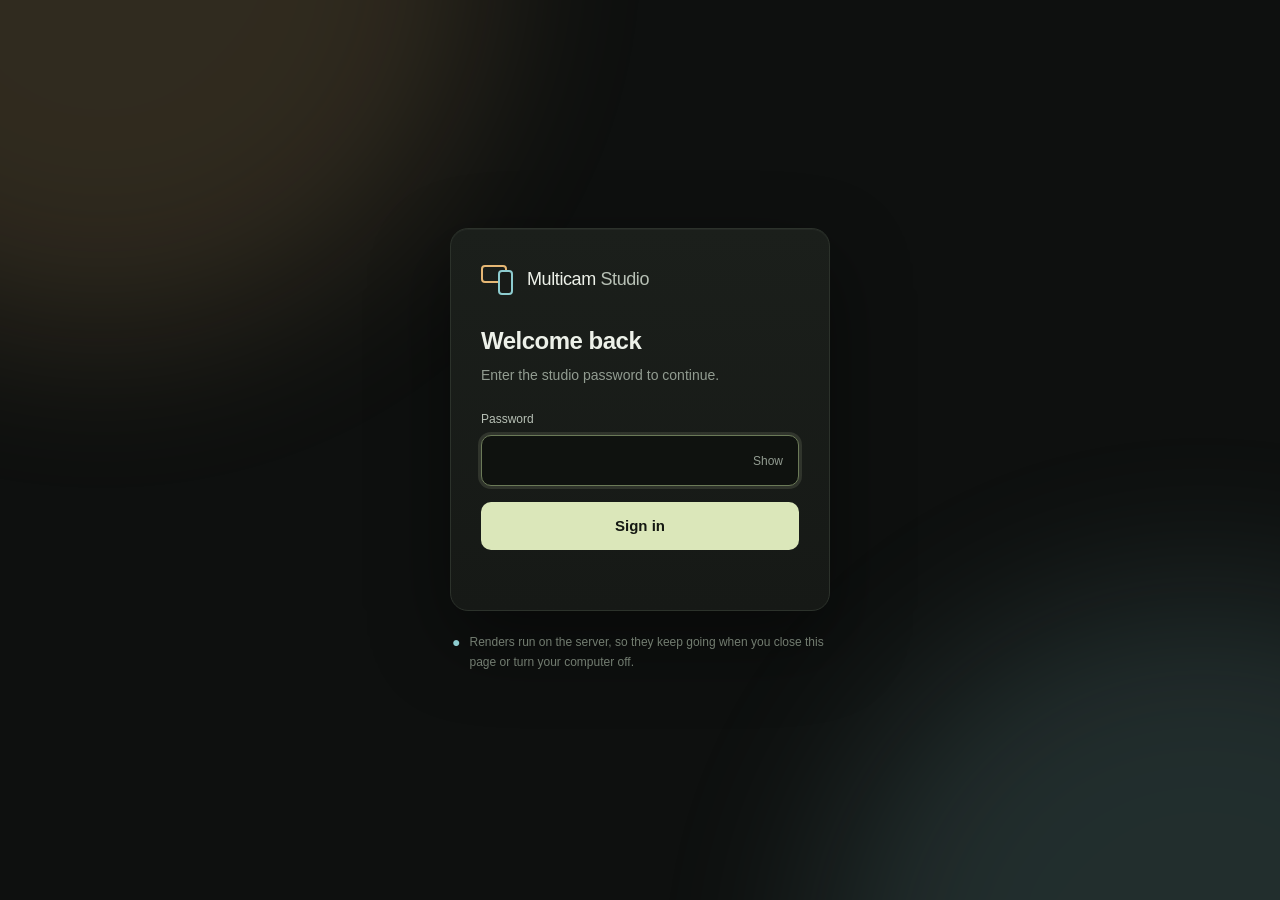
<file: web/login.html>
<!doctype html>
<html lang="en">
<head>
<meta charset="utf-8">
<meta name="viewport" content="width=device-width, initial-scale=1">
<meta name="color-scheme" content="dark">
<title>Sign in · Multicam Studio</title>
<link rel="icon" href="/favicon.svg" type="image/svg+xml">
<style>
  :root{--bg:#0e100f;--panel:#171a17;--border:#2c322b;--text:#edf1e9;--muted:#929c91;--accent:#dbe7ba;--a:#e6b774;--b:#8dcccf;--red:#f0a89c;
    --font:Inter,-apple-system,BlinkMacSystemFont,"Segoe UI",sans-serif}
  *{box-sizing:border-box}
  html,body{height:100%}
  body{margin:0;background:var(--bg);color:var(--text);font:15px/1.5 var(--font);display:grid;place-items:center;padding:24px 16px;overflow:hidden}
  /* Two soft lights in the camera colours, like stage lighting behind the card. */
  body::before,body::after{content:"";position:fixed;width:60vmax;height:60vmax;border-radius:50%;filter:blur(90px);opacity:.16;pointer-events:none;z-index:0}
  body::before{background:var(--a);top:-34vmax;left:-22vmax}
  body::after{background:var(--b);bottom:-36vmax;right:-24vmax}
  main{position:relative;z-index:1;width:100%;max-width:380px}
  .card{background:linear-gradient(180deg,#1b1f1b,#161916);border:1px solid var(--border);border-radius:18px;padding:34px 30px 28px;
    box-shadow:0 30px 80px rgba(0,0,0,.45),inset 0 1px 0 rgba(255,255,255,.04)}
  .brand{display:flex;align-items:center;gap:12px;margin-bottom:28px;font-size:18px;letter-spacing:-.4px}
  .brand strong{font-weight:350;color:#b7c0b5}
  .icon{position:relative;width:34px;height:32px;flex:none}
  .icon i{position:absolute;border:2px solid var(--a);border-radius:4px;width:26px;height:18px;left:0;top:2px}
  .icon i+i{width:15px;height:25px;left:17px;top:7px;border-color:var(--b);background:#181b18}
  h1{margin:0 0 6px;font-size:24px;font-weight:600;letter-spacing:-.5px}
  p.lead{margin:0 0 24px;color:var(--muted);font-size:14px}
  label{display:block;font-size:12px;font-weight:500;color:#b7c0b5;margin-bottom:7px}
  .field{position:relative}
  input{width:100%;font:inherit;color:var(--text);background:#0f120f;border:1px solid var(--border);border-radius:10px;padding:13px 76px 13px 14px;
    transition:border-color .15s,box-shadow .15s}
  input:focus{outline:none;border-color:#6b7a58;box-shadow:0 0 0 3px rgba(219,231,186,.12)}
  input[aria-invalid=true]{border-color:#8a4f45}
  .reveal{position:absolute;right:6px;top:50%;transform:translateY(-50%);font:inherit;font-size:12px;color:var(--muted);background:none;border:0;
    border-radius:7px;padding:7px 10px;cursor:pointer}
  .reveal:hover{color:var(--text);background:rgba(255,255,255,.05)}
  .submit{margin-top:16px;width:100%;font:inherit;font-weight:600;color:#141812;background:var(--accent);border:0;border-radius:10px;padding:13px;
    cursor:pointer;transition:filter .15s,transform .05s}
  .submit:hover{filter:brightness(1.06)}
  .submit:active{transform:translateY(1px)}
  .submit:disabled{opacity:.6;cursor:progress}
  button:focus-visible{outline:2px solid var(--accent);outline-offset:3px}
  .error{min-height:20px;margin:12px 0 0;font-size:13px;color:var(--red)}
  .note{display:flex;gap:9px;align-items:flex-start;margin:22px 2px 0;color:#727c70;font-size:12px;line-height:1.6}
  .note span{color:var(--b);font-size:14px;line-height:1.3}
  @keyframes shake{20%,60%{transform:translateX(-6px)}40%,80%{transform:translateX(6px)}}
  .shake{animation:shake .32s ease}
  @media(prefers-reduced-motion:reduce){.shake{animation:none}.submit{transition:none}}
  @media(max-width:420px){.card{padding:28px 20px 22px;border-radius:16px}h1{font-size:22px}}
</style>
</head>
<body>
<main>
  <form class="card" id="form" novalidate>
    <div class="brand"><span class="icon" aria-hidden="true"><i></i><i></i></span><span>Multicam <strong>Studio</strong></span></div>
    <h1>Welcome back</h1>
    <p class="lead">Enter the studio password to continue.</p>
    <label for="password">Password</label>
    <div class="field">
      <input id="password" name="password" type="password" autocomplete="current-password" autofocus required>
      <button class="reveal" type="button" id="reveal" aria-controls="password" aria-pressed="false">Show</button>
    </div>
    <button class="submit" type="submit" id="submit">Sign in</button>
    <p class="error" id="error" role="alert"></p>
  </form>
  <p class="note"><span aria-hidden="true">●</span>Renders run on the server, so they keep going when you close this page or turn your computer off.</p>
</main>
<script>
  const form = document.getElementById('form'), input = document.getElementById('password');
  const error = document.getElementById('error'), submit = document.getElementById('submit'), reveal = document.getElementById('reveal');
  reveal.addEventListener('click', () => {
    const show = input.type === 'password';
    input.type = show ? 'text' : 'password';
    reveal.textContent = show ? 'Hide' : 'Show';
    reveal.setAttribute('aria-pressed', String(show));
    input.focus();
  });
  input.addEventListener('input', () => { error.textContent = ''; input.removeAttribute('aria-invalid'); });
  form.addEventListener('submit', async event => {
    event.preventDefault();
    if (!input.value) { input.focus(); return; }
    submit.disabled = true; submit.textContent = 'Signing in…'; error.textContent = '';
    try {
      const response = await fetch('/api/login', {method: 'POST', headers: {'Content-Type': 'application/json'},
                                                   body: JSON.stringify({password: input.value})});
      if (response.ok) { location.replace('/'); return; }
      const body = await response.json().catch(() => ({}));
      error.textContent = body.error || 'Sign-in failed. Try again.';
      input.setAttribute('aria-invalid', 'true'); input.select();
      form.classList.remove('shake'); void form.offsetWidth; form.classList.add('shake');
    } catch {
      error.textContent = 'Can’t reach the studio. Check it is running.';
    }
    submit.disabled = false; submit.textContent = 'Sign in';
  });
</script>
</body>
</html>
</file>
